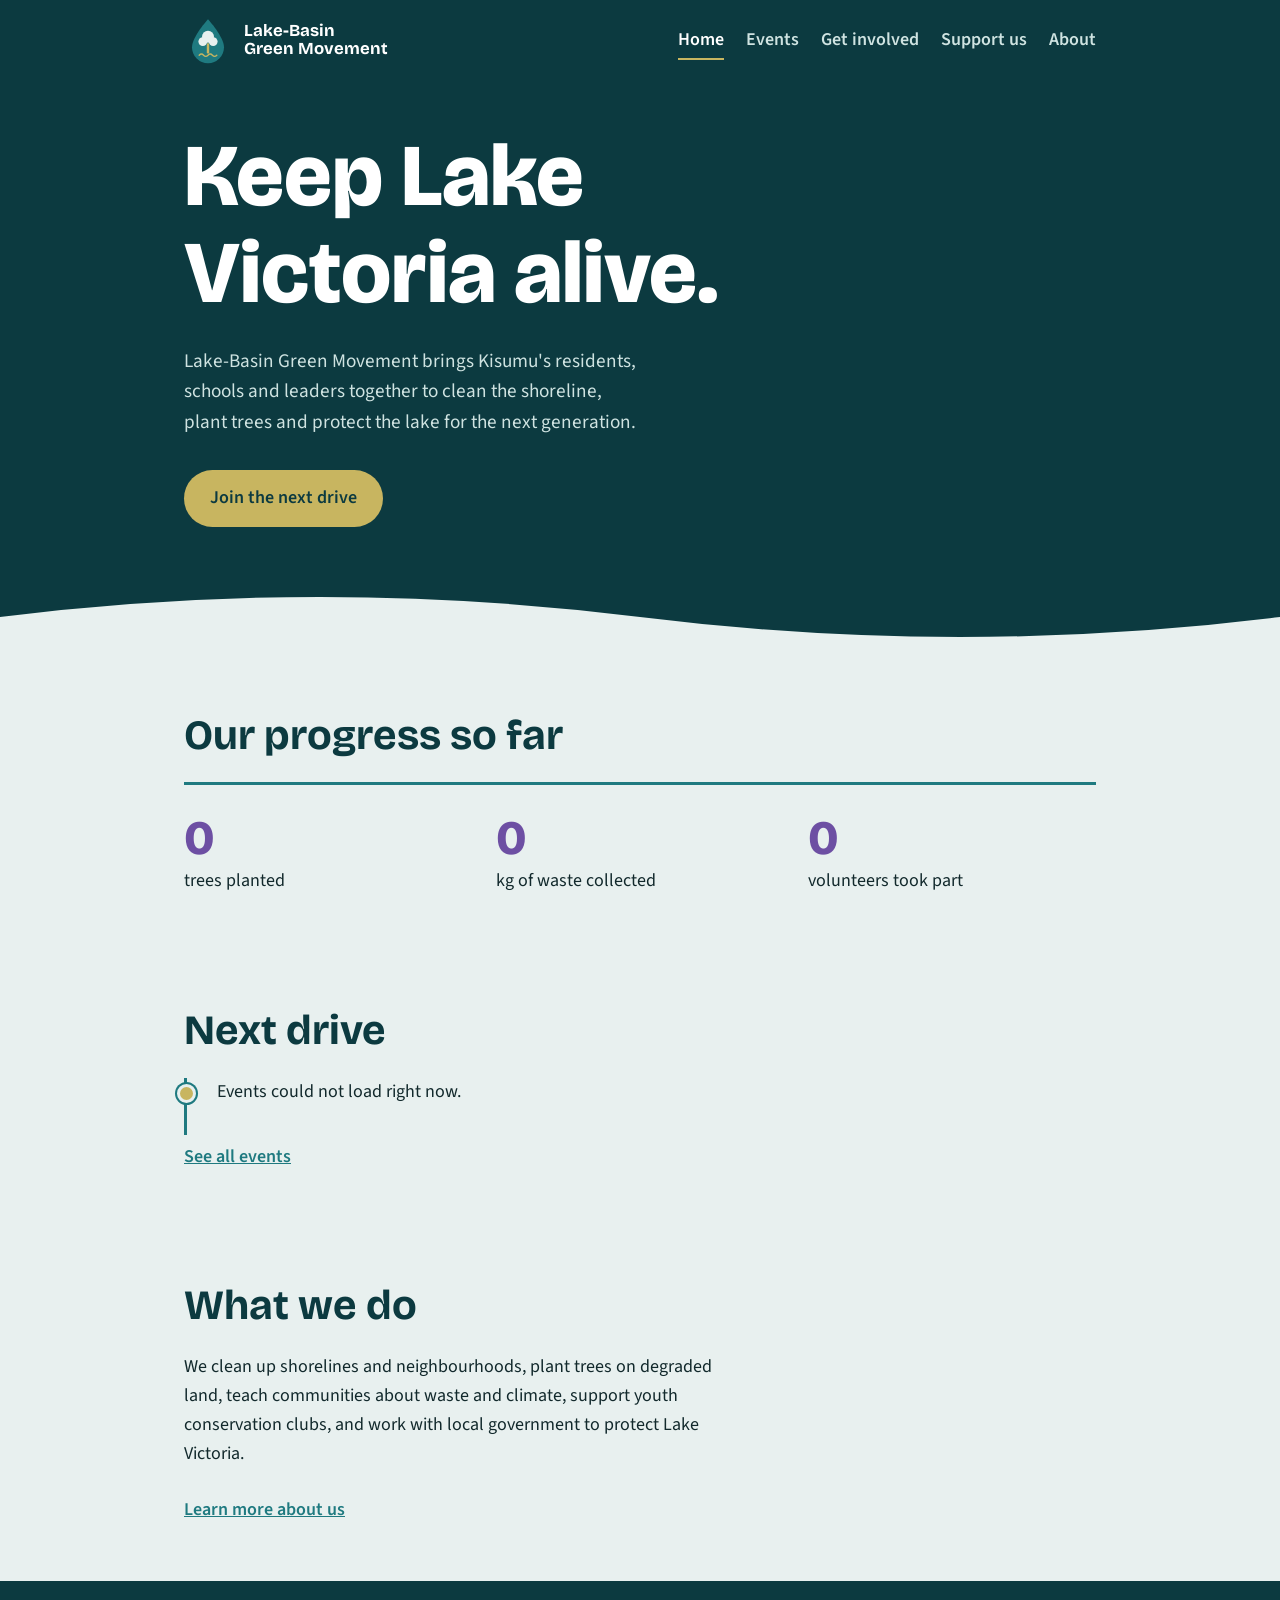
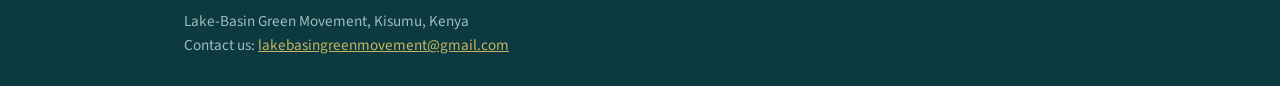
<file: index.html>
<!DOCTYPE html>
<html lang="en">
<head>
<meta charset="utf-8">
<meta name="viewport" content="width=device-width, initial-scale=1">
<title>Lake-Basin Green Movement</title>
<meta name="google-site-verification" content="aUEOrE16_gTlkOSR92-SOsrmT_PtyBfI-8veTeTdZmQ" />
<meta name="description" content="Lake-Basin Green Movement is a community initiative protecting Lake Victoria in Kisumu through clean-ups, tree planting and awareness. See our events and join a drive.">
<link rel="canonical" href="https://greenlakebasin.github.io/Lake-Basin-Green-Movement/">
<meta property="og:title" content="Lake-Basin Green Movement">
<meta property="og:description" content="Join our clean-ups and tree planting to protect Lake Victoria in Kisumu.">
<meta property="og:type" content="website">
<link rel="icon" href="data:image/svg+xml,<svg xmlns=%22http://www.w3.org/2000/svg%22 viewBox=%220 0 100 100%22><text y=%22.9em%22 font-size=%2290%22>🌿</text></svg>">
<link rel="preconnect" href="https://fonts.googleapis.com">
<link href="https://fonts.googleapis.com/css2?family=Bricolage+Grotesque:wght@500;700;800&family=Source+Sans+3:wght@400;600&display=swap" rel="stylesheet">
<link rel="stylesheet" href="style.css">
</head>
<body data-page="home">
<header id="site-header" class="top"></header>

<section class="hero">
  <div class="wrap">
    <h1>Keep Lake Victoria alive.</h1>
    <p>Lake-Basin Green Movement brings Kisumu's residents, schools and leaders together to clean the shoreline, plant trees and protect the lake for the next generation.</p>
    <a class="btn" href="join.html#join">Join the next drive</a>
  </div>
  <svg class="waves" viewBox="0 0 1200 90" preserveAspectRatio="none" aria-hidden="true">
    <path fill="#e8f0ef" d="M0 50 Q150 10 300 50 T600 50 T900 50 T1200 50 V90 H0Z"/>
  </svg>
</section>

<main>
<section>
  <div class="wrap">
    <h2>Our progress so far</h2>
    <div class="counters">
      <div><strong id="trees">0</strong>trees planted</div>
      <div><strong id="waste">0</strong>kg of waste collected</div>
      <div><strong id="people">0</strong>volunteers took part</div>
    </div>
  </div>
</section>

<section>
  <div class="wrap">
    <h2>Next drive</h2>
    <ul class="ev-list" id="nextDrive"><li>Loading...</li></ul>
    <a class="more" href="events.html">See all events</a>
  </div>
</section>

<section>
  <div class="wrap">
    <h2>What we do</h2>
    <p class="lead">We clean up shorelines and neighbourhoods, plant trees on degraded land, teach communities about waste and climate, support youth conservation clubs, and work with local government to protect Lake Victoria.</p>
    <a class="more" href="about.html">Learn more about us</a>
  </div>
</section>
</main>

<footer id="site-footer"></footer>
<script src="app.js"></script>
</body>
</html>
</file>
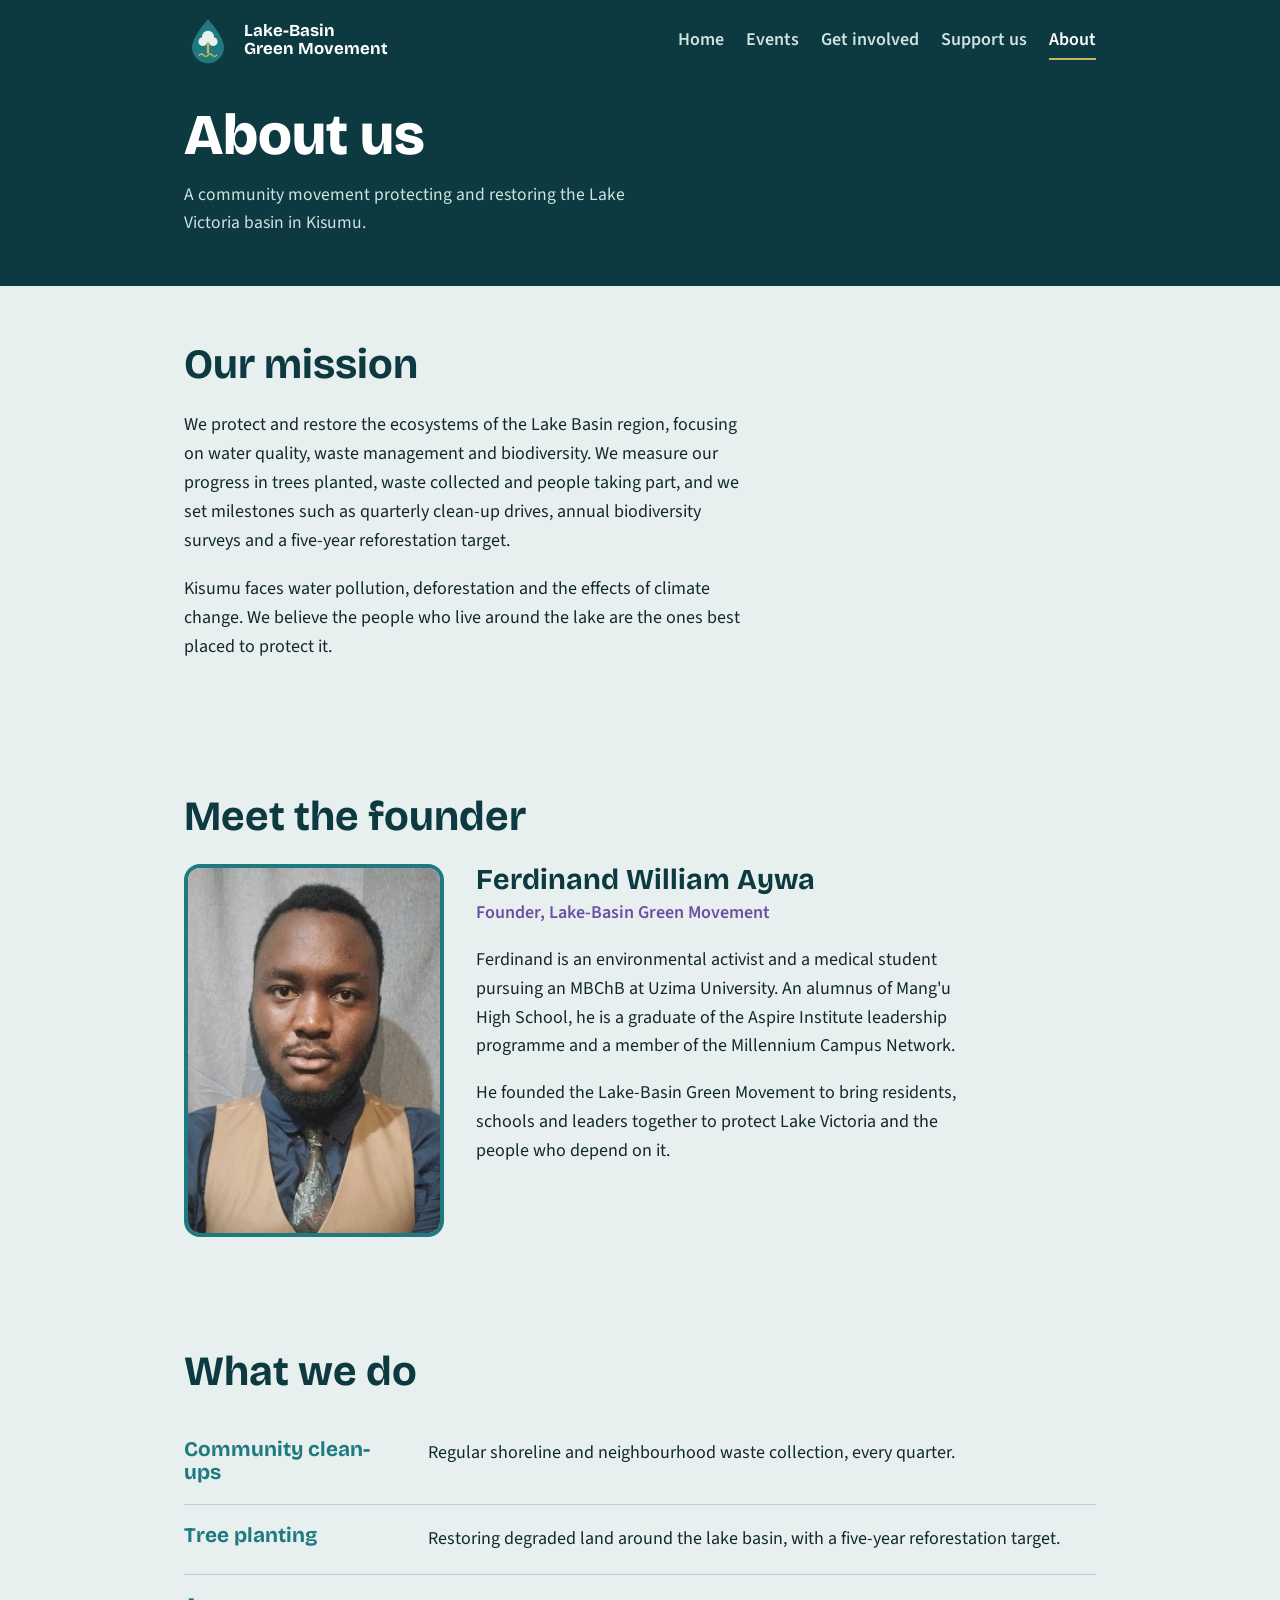
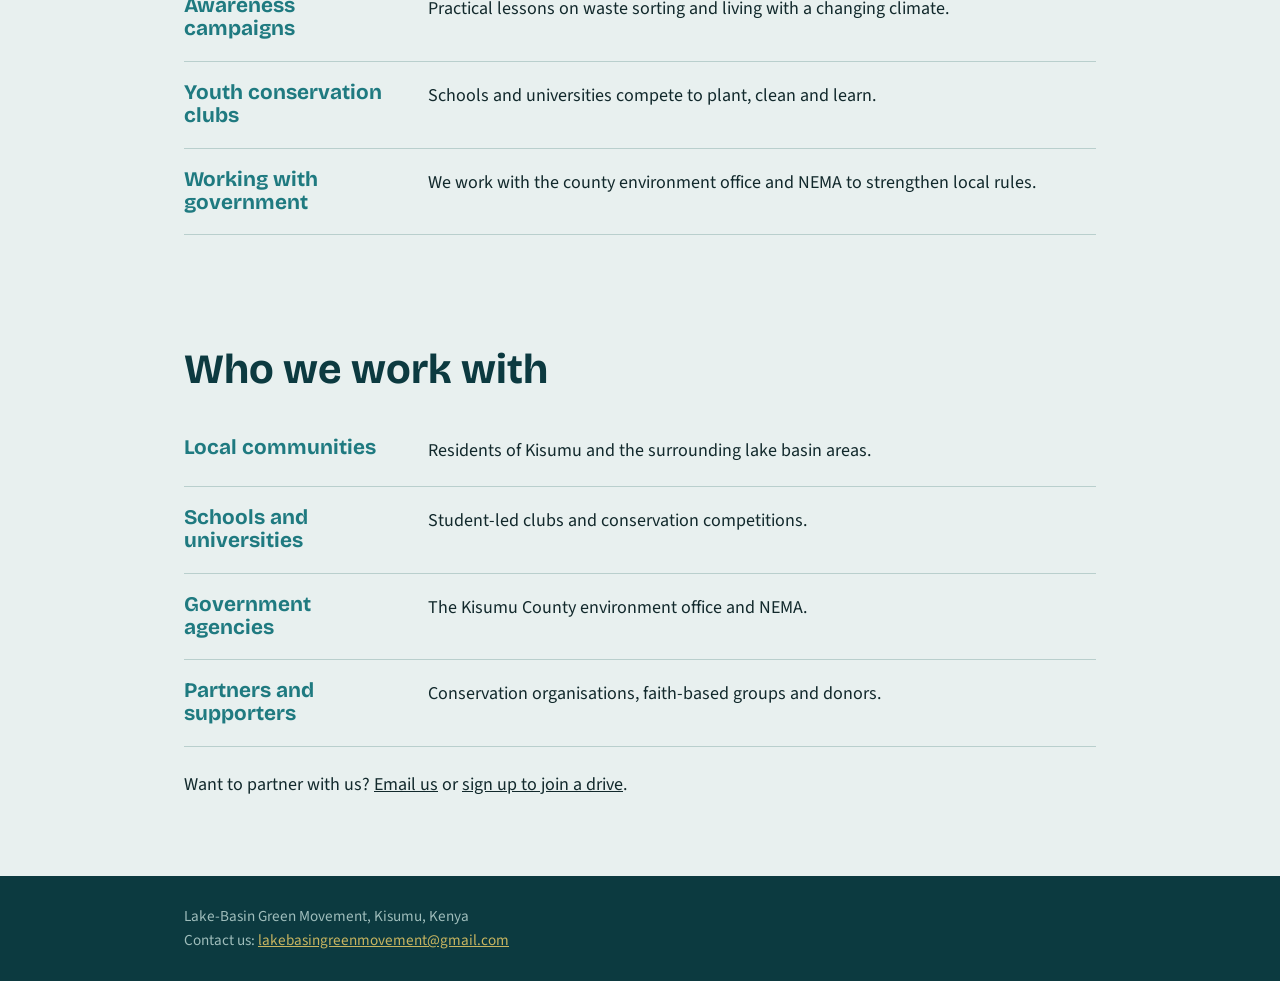
<file: about.html>
<!DOCTYPE html>
<html lang="en">
<head>
<meta charset="utf-8">
<meta name="viewport" content="width=device-width, initial-scale=1">
<title>About | Lake-Basin Green Movement</title>
<link rel="icon" href="data:image/svg+xml,<svg xmlns=%22http://www.w3.org/2000/svg%22 viewBox=%220 0 100 100%22><text y=%22.9em%22 font-size=%2290%22>🌿</text></svg>">
<link rel="preconnect" href="https://fonts.googleapis.com">
<link href="https://fonts.googleapis.com/css2?family=Bricolage+Grotesque:wght@500;700;800&family=Source+Sans+3:wght@400;600&display=swap" rel="stylesheet">
<link rel="stylesheet" href="style.css">
</head>
<body data-page="about">
<header id="site-header" class="top"></header>

<div class="pagehead">
  <div class="wrap">
    <h1>About us</h1>
    <p>A community movement protecting and restoring the Lake Victoria basin in Kisumu.</p>
  </div>
</div>

<main>
<section>
  <div class="wrap">
    <h2>Our mission</h2>
    <p class="lead">We protect and restore the ecosystems of the Lake Basin region, focusing on water quality, waste management and biodiversity. We measure our progress in trees planted, waste collected and people taking part, and we set milestones such as quarterly clean-up drives, annual biodiversity surveys and a five-year reforestation target.</p>
    <p class="lead">Kisumu faces water pollution, deforestation and the effects of climate change. We believe the people who live around the lake are the ones best placed to protect it.</p>
  </div>
</section>

<section>
  <div class="wrap">
    <h2>Meet the founder</h2>
    <div class="founder">
      <img src="founder.jpg" width="440" height="638" alt="Portrait of Ferdinand William Aywa, founder of Lake-Basin Green Movement">
      <div>
        <h3>Ferdinand William Aywa</h3>
        <p class="role">Founder, Lake-Basin Green Movement</p>
        <p>Ferdinand is an environmental activist and a medical student pursuing an MBChB at Uzima University. An alumnus of Mang'u High School, he is a graduate of the Aspire Institute leadership programme and a member of the Millennium Campus Network.</p>
        <p>He founded the Lake-Basin Green Movement to bring residents, schools and leaders together to protect Lake Victoria and the people who depend on it.</p>
      </div>
    </div>
  </div>
</section>

<section>
  <div class="wrap">
    <h2>What we do</h2>
    <ul class="acts">
      <li><h3>Community clean-ups</h3><p>Regular shoreline and neighbourhood waste collection, every quarter.</p></li>
      <li><h3>Tree planting</h3><p>Restoring degraded land around the lake basin, with a five-year reforestation target.</p></li>
      <li><h3>Awareness campaigns</h3><p>Practical lessons on waste sorting and living with a changing climate.</p></li>
      <li><h3>Youth conservation clubs</h3><p>Schools and universities compete to plant, clean and learn.</p></li>
      <li><h3>Working with government</h3><p>We work with the county environment office and NEMA to strengthen local rules.</p></li>
    </ul>
  </div>
</section>

<section>
  <div class="wrap">
    <h2>Who we work with</h2>
    <ul class="acts">
      <li><h3>Local communities</h3><p>Residents of Kisumu and the surrounding lake basin areas.</p></li>
      <li><h3>Schools and universities</h3><p>Student-led clubs and conservation competitions.</p></li>
      <li><h3>Government agencies</h3><p>The Kisumu County environment office and NEMA.</p></li>
      <li><h3>Partners and supporters</h3><p>Conservation organisations, faith-based groups and donors.</p></li>
    </ul>
    <p class="lead" style="margin-top:24px">Want to partner with us? <a href="mailto:lakebasingreenmovement@gmail.com">Email us</a> or <a href="join.html#join">sign up to join a drive</a>.</p>
  </div>
</section>
</main>

<footer id="site-footer"></footer>
<script src="app.js"></script>
</body>
</html>
</file>
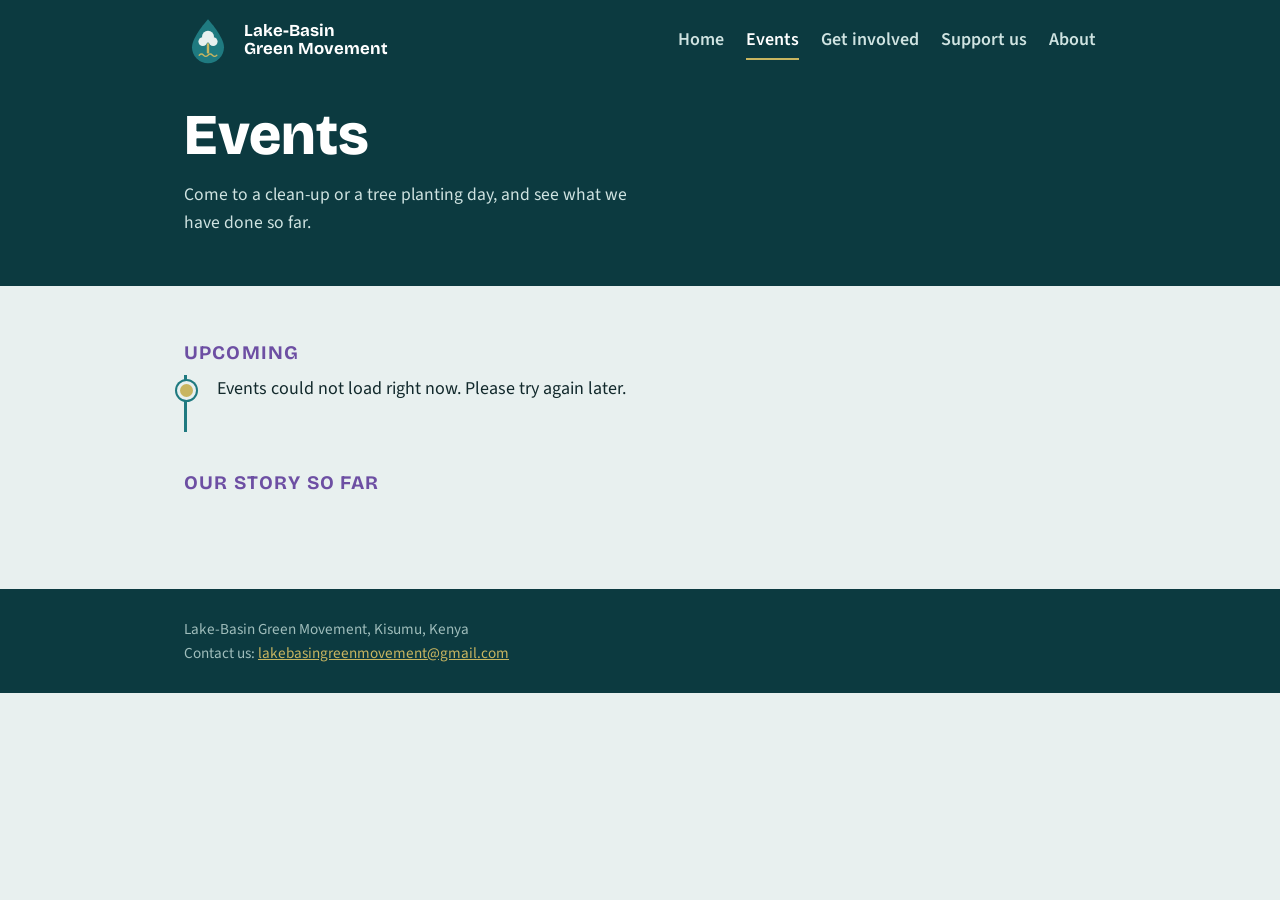
<file: events.html>
<!DOCTYPE html>
<html lang="en">
<head>
<meta charset="utf-8">
<meta name="viewport" content="width=device-width, initial-scale=1">
<title>Events | Lake-Basin Green Movement</title>
<link rel="icon" href="data:image/svg+xml,<svg xmlns=%22http://www.w3.org/2000/svg%22 viewBox=%220 0 100 100%22><text y=%22.9em%22 font-size=%2290%22>🌿</text></svg>">
<link rel="preconnect" href="https://fonts.googleapis.com">
<link href="https://fonts.googleapis.com/css2?family=Bricolage+Grotesque:wght@500;700;800&family=Source+Sans+3:wght@400;600&display=swap" rel="stylesheet">
<link rel="stylesheet" href="style.css">
</head>
<body data-page="events">
<header id="site-header" class="top"></header>

<div class="pagehead">
  <div class="wrap">
    <h1>Events</h1>
    <p>Come to a clean-up or a tree planting day, and see what we have done so far.</p>
  </div>
</div>

<main>
<section>
  <div class="wrap">
    <div class="ev-group">
      <h3>Upcoming</h3>
      <ul class="ev-list" id="upcoming"><li>Loading...</li></ul>
    </div>
    <div class="ev-group">
      <h3>Our story so far</h3>
      <ul class="ev-list" id="past"><li>Loading...</li></ul>
    </div>
  </div>
</section>
</main>

<footer id="site-footer"></footer>
<script src="app.js"></script>
</body>
</html>
</file>
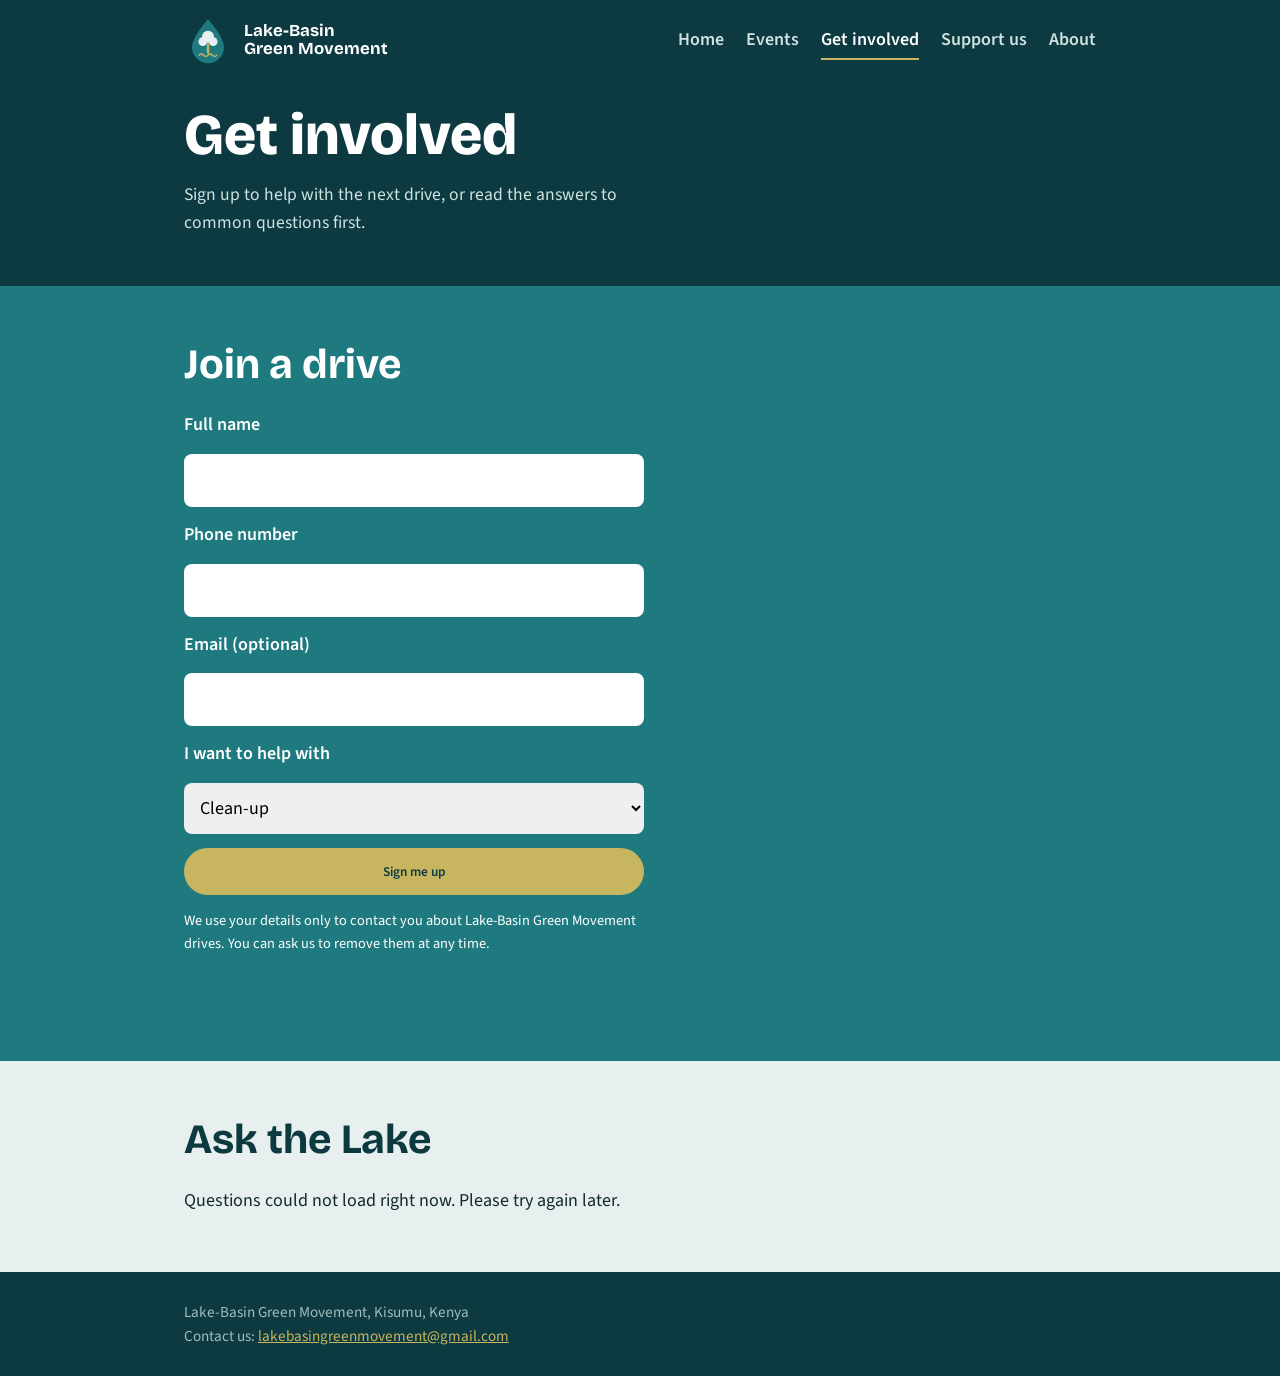
<file: join.html>
<!DOCTYPE html>
<html lang="en">
<head>
<meta charset="utf-8">
<meta name="viewport" content="width=device-width, initial-scale=1">
<title>Get involved | Lake-Basin Green Movement</title>
<link rel="icon" href="data:image/svg+xml,<svg xmlns=%22http://www.w3.org/2000/svg%22 viewBox=%220 0 100 100%22><text y=%22.9em%22 font-size=%2290%22>🌿</text></svg>">
<link rel="preconnect" href="https://fonts.googleapis.com">
<link href="https://fonts.googleapis.com/css2?family=Bricolage+Grotesque:wght@500;700;800&family=Source+Sans+3:wght@400;600&display=swap" rel="stylesheet">
<link rel="stylesheet" href="style.css">
</head>
<body data-page="join">
<header id="site-header" class="top"></header>

<div class="pagehead">
  <div class="wrap">
    <h1>Get involved</h1>
    <p>Sign up to help with the next drive, or read the answers to common questions first.</p>
  </div>
</div>

<main>
<section class="join" id="join">
  <div class="wrap">
    <h2>Join a drive</h2>
    <form id="joinForm">
      <label for="name">Full name</label>
      <input id="name" required>
      <label for="phone">Phone number</label>
      <input id="phone" type="tel" required>
      <label for="email">Email (optional)</label>
      <input id="email" type="email" autocomplete="email">
      <label for="activity">I want to help with</label>
      <select id="activity">
        <option>Clean-up</option>
        <option>Tree planting</option>
        <option>Awareness</option>
      </select>
      <button class="btn" type="submit">Sign me up</button>
      <p class="note">We use your details only to contact you about Lake-Basin Green Movement drives. You can ask us to remove them at any time.</p>
      <p id="msg" role="status"></p>
    </form>
  </div>
</section>

<section id="faq">
  <div class="wrap">
    <h2>Ask the Lake</h2>
    <div class="faq" id="faqList">Loading...</div>
  </div>
</section>
</main>

<footer id="site-footer"></footer>
<script src="app.js"></script>
</body>
</html>
</file>
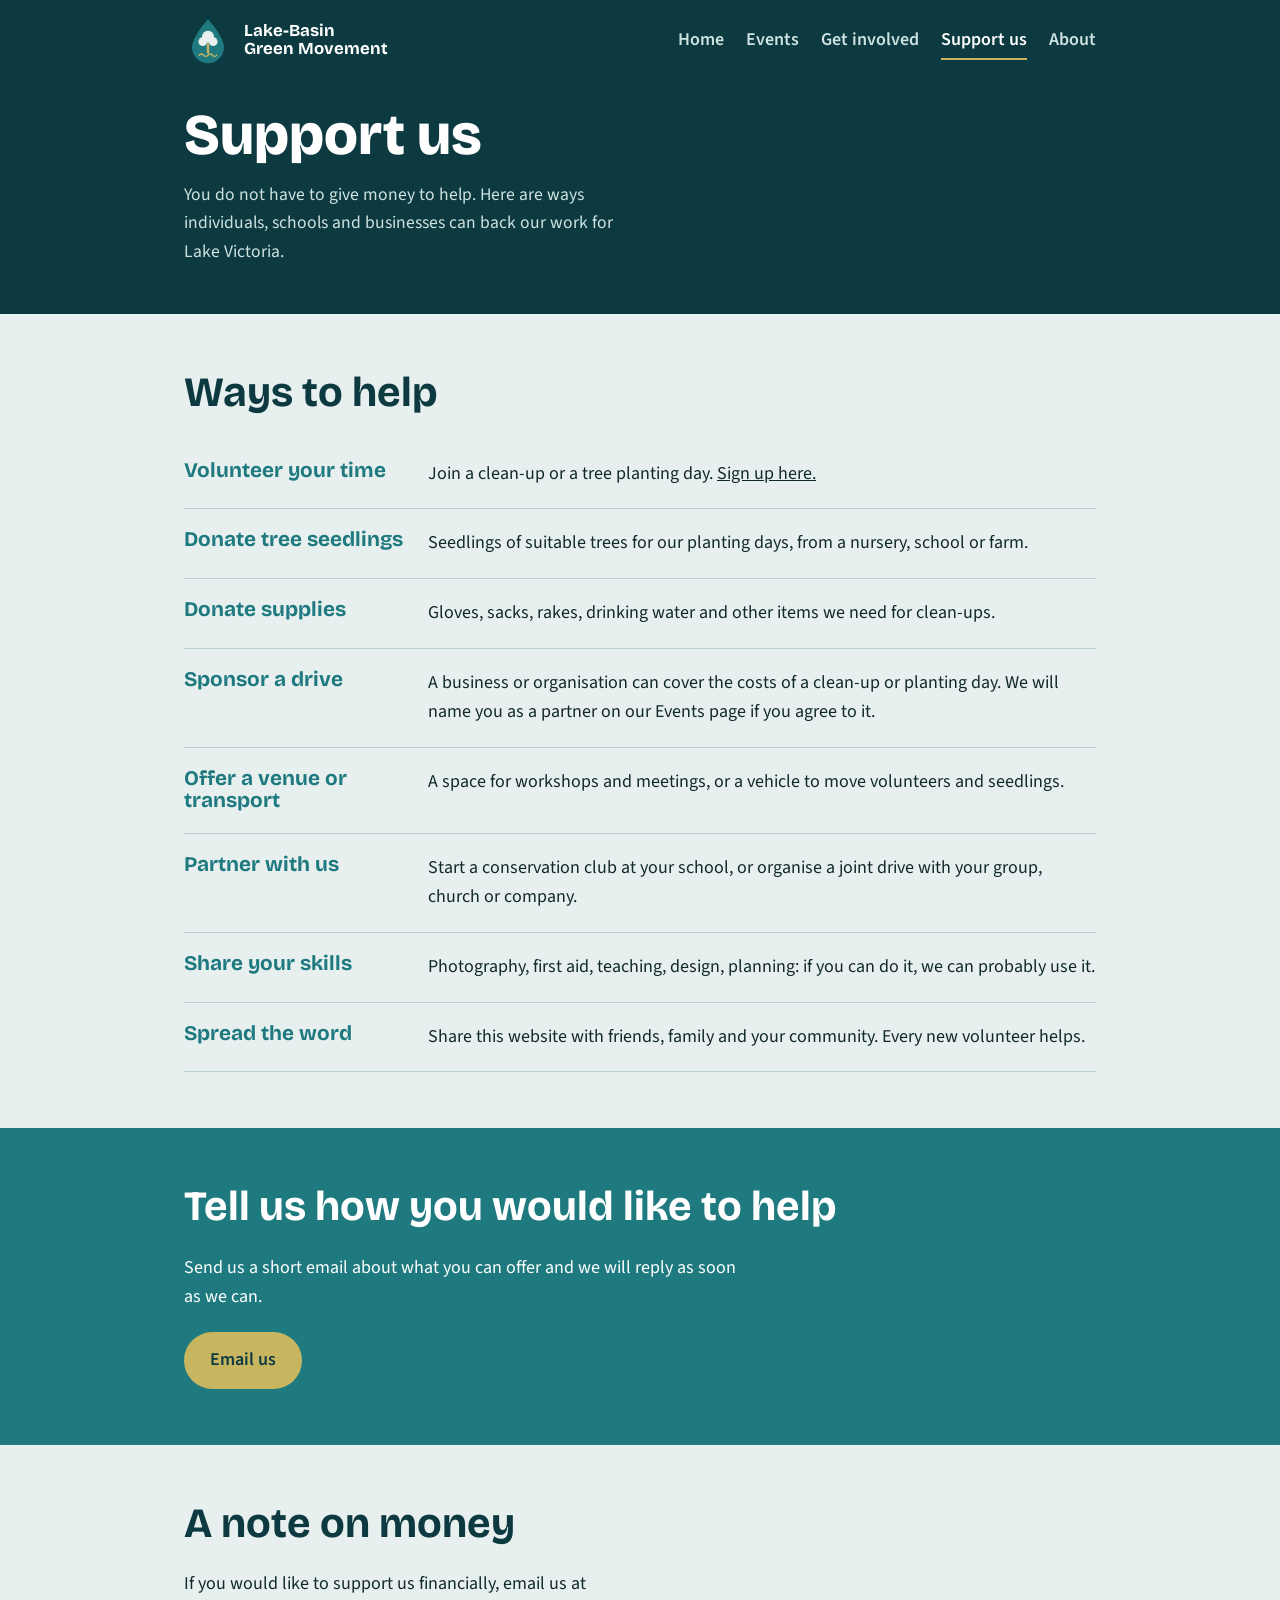
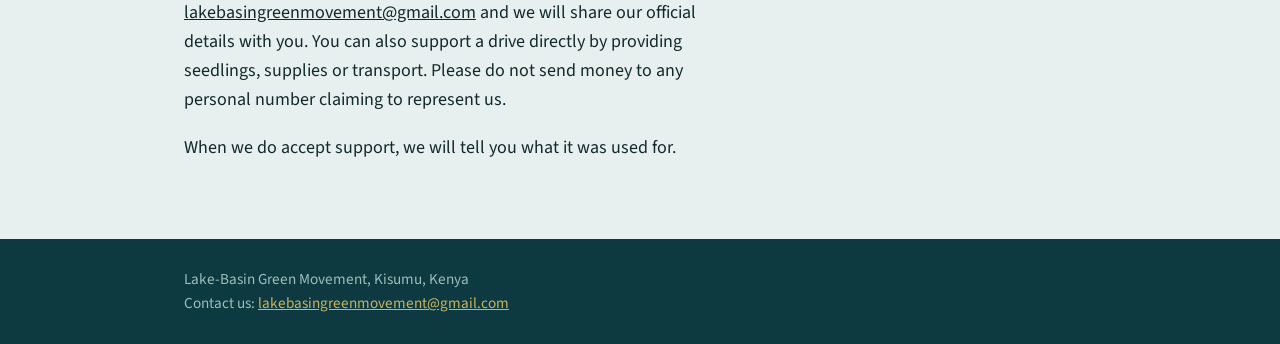
<file: support.html>
<!DOCTYPE html>
<html lang="en">
<head>
<meta charset="utf-8">
<meta name="viewport" content="width=device-width, initial-scale=1">
<title>Support us | Lake-Basin Green Movement</title>
<link rel="icon" href="data:image/svg+xml,<svg xmlns=%22http://www.w3.org/2000/svg%22 viewBox=%220 0 100 100%22><text y=%22.9em%22 font-size=%2290%22>🌿</text></svg>">
<link rel="preconnect" href="https://fonts.googleapis.com">
<link href="https://fonts.googleapis.com/css2?family=Bricolage+Grotesque:wght@500;700;800&family=Source+Sans+3:wght@400;600&display=swap" rel="stylesheet">
<link rel="stylesheet" href="style.css">
</head>
<body data-page="support">
<header id="site-header" class="top"></header>

<div class="pagehead">
  <div class="wrap">
    <h1>Support us</h1>
    <p>You do not have to give money to help. Here are ways individuals, schools and businesses can back our work for Lake Victoria.</p>
  </div>
</div>

<main>
<section>
  <div class="wrap">
    <h2>Ways to help</h2>
    <ul class="acts">
      <li><h3>Volunteer your time</h3><p>Join a clean-up or a tree planting day. <a href="join.html#join">Sign up here.</a></p></li>
      <li><h3>Donate tree seedlings</h3><p>Seedlings of suitable trees for our planting days, from a nursery, school or farm.</p></li>
      <li><h3>Donate supplies</h3><p>Gloves, sacks, rakes, drinking water and other items we need for clean-ups.</p></li>
      <li><h3>Sponsor a drive</h3><p>A business or organisation can cover the costs of a clean-up or planting day. We will name you as a partner on our Events page if you agree to it.</p></li>
      <li><h3>Offer a venue or transport</h3><p>A space for workshops and meetings, or a vehicle to move volunteers and seedlings.</p></li>
      <li><h3>Partner with us</h3><p>Start a conservation club at your school, or organise a joint drive with your group, church or company.</p></li>
      <li><h3>Share your skills</h3><p>Photography, first aid, teaching, design, planning: if you can do it, we can probably use it.</p></li>
      <li><h3>Spread the word</h3><p>Share this website with friends, family and your community. Every new volunteer helps.</p></li>
    </ul>
  </div>
</section>

<section class="join">
  <div class="wrap">
    <h2>Tell us how you would like to help</h2>
    <p class="lead">Send us a short email about what you can offer and we will reply as soon as we can.</p>
    <a class="btn" href="mailto:lakebasingreenmovement@gmail.com?subject=Supporting%20the%20Lake-Basin%20Green%20Movement">Email us</a>
  </div>
</section>

<section>
  <div class="wrap">
    <h2>A note on money</h2>
    <p class="lead">If you would like to support us financially, email us at <a href="mailto:lakebasingreenmovement@gmail.com">lakebasingreenmovement@gmail.com</a> and we will share our official details with you. You can also support a drive directly by providing seedlings, supplies or transport. Please do not send money to any personal number claiming to represent us.</p>
    <p class="lead">When we do accept support, we will tell you what it was used for.</p>
  </div>
</section>
</main>

<footer id="site-footer"></footer>
<script src="app.js"></script>
</body>
</html>
</file>
<file: style.css>
:root{--deep:#0c3a40;--lake:#1f7a80;--hyacinth:#6d4fa3;--reed:#c8b560;--mist:#e8f0ef;--ink:#12292c}
*{box-sizing:border-box}
body{margin:0;font:18px/1.6 "Source Sans 3",system-ui,sans-serif;color:var(--ink);background:var(--mist)}
h1,h2,h3{font-family:"Bricolage Grotesque",system-ui,sans-serif;line-height:1.1;margin:0}
a{color:inherit}
:focus-visible{outline:3px solid var(--hyacinth);outline-offset:3px}
.wrap{max-width:960px;margin:0 auto;padding:0 24px}

/* top bar and menu */
.top{background:var(--deep);color:#fff}
.nav{display:flex;align-items:center;justify-content:space-between;flex-wrap:wrap;gap:12px 28px;max-width:960px;margin:0 auto;padding:16px 24px}
.brand{display:flex;align-items:center;gap:12px;text-decoration:none;color:#fff;font:700 1.05rem/1.1 "Bricolage Grotesque",system-ui,sans-serif}
.nav ul{display:flex;flex-wrap:wrap;gap:4px 22px;list-style:none;margin:0;padding:0}
.nav ul a{color:#cfe3e1;text-decoration:none;padding:6px 0;border-bottom:2px solid transparent;font-weight:600}
.nav ul a:hover,.nav ul a[aria-current]{color:#fff;border-color:var(--reed)}

/* hero and page headings */
.hero{background:var(--deep);color:#fff;padding:48px 0 0;overflow:hidden}
.hero h1{font-size:clamp(2.6rem,8vw,5.5rem);font-weight:800;max-width:11ch}
.hero p{max-width:46ch;font-size:1.2rem;color:#cfe3e1;margin:24px 0 32px}
.pagehead{background:var(--deep);color:#fff;padding:24px 0 48px}
.pagehead h1{font-size:clamp(2.2rem,6vw,3.6rem);font-weight:800}
.pagehead p{max-width:52ch;color:#cfe3e1;margin:14px 0 0;font-size:1.1rem}
.btn{display:inline-block;background:var(--reed);color:var(--deep);font-weight:600;padding:14px 26px;border-radius:999px;text-decoration:none}
.btn:hover{background:#fff}
.waves{display:block;width:200%;height:90px;margin-top:40px;animation:drift 18s linear infinite}
@keyframes drift{to{transform:translateX(-50%)}}
@media (prefers-reduced-motion:reduce){.waves{animation:none}}

section{padding:56px 0}
h2{font-size:clamp(1.8rem,4vw,2.6rem);margin-bottom:24px;color:var(--deep)}
.lead{max-width:62ch;margin:0 0 20px}
.more{display:inline-block;margin-top:8px;font-weight:600;color:var(--lake)}

/* counters */
.counters{display:grid;grid-template-columns:repeat(auto-fit,minmax(200px,1fr));gap:24px;border-top:3px solid var(--lake);padding-top:24px}
.counters strong{display:block;font:800 3rem "Bricolage Grotesque",sans-serif;color:var(--hyacinth)}

/* activities */
.acts{list-style:none;margin:0;padding:0}
.acts li{display:grid;grid-template-columns:minmax(0,220px) 1fr;gap:24px;padding:20px 0;border-bottom:1px solid #b9cfcd}
.acts h3{font-size:1.3rem;color:var(--lake)}
.acts p{margin:0}
@media (max-width:640px){.acts li{grid-template-columns:1fr;gap:6px}}

/* events */
.ev-group{margin:0 0 40px}
.ev-group h3{font-size:1.2rem;color:var(--hyacinth);margin-bottom:12px;text-transform:uppercase;letter-spacing:.06em}
.ev-list{list-style:none;margin:0;padding:0 0 0 22px;border-left:3px solid var(--lake)}
.ev-list li{position:relative;padding:0 0 28px 8px}
.ev-list li::before{content:"";position:absolute;left:-32px;top:6px;width:13px;height:13px;border-radius:50%;background:var(--reed);border:3px solid var(--mist);box-shadow:0 0 0 2px var(--lake)}
.ev-date{font-weight:600;color:var(--lake)}
.ev-list h4{font:700 1.3rem "Bricolage Grotesque",sans-serif;margin:2px 0 4px;color:var(--deep)}
.ev-list p{margin:0 0 6px}
.ev-place{color:#4a6568;font-size:.95rem}
.ev-result{font-weight:600;color:var(--hyacinth)}
.ev-join{display:inline-block;margin-top:6px;padding:8px 18px;border-radius:999px;background:var(--lake);color:#fff;text-decoration:none;font-weight:600;font-size:.95rem}
.ev-join:hover{background:var(--deep)}

/* questions */
.faq details{border-bottom:1px solid #b9cfcd;padding:16px 0}
.faq summary{cursor:pointer;font:700 1.15rem "Bricolage Grotesque",sans-serif;color:var(--deep);list-style:none;display:flex;justify-content:space-between;gap:16px}
.faq summary::-webkit-details-marker{display:none}
.faq summary::after{content:"+";color:var(--hyacinth);font-size:1.5rem;line-height:1}
.faq details[open] summary::after{content:"\2212"}
.faq details p{margin:10px 0 0;max-width:62ch}

/* join form */
.join{background:var(--lake);color:#fff}
.join h2{color:#fff}
.join form{display:grid;gap:14px;max-width:460px}
.join label{font-weight:600}
.join input,.join select{width:100%;padding:12px;border:0;border-radius:8px;font:inherit}
.join button{border:0;cursor:pointer;font:600 1rem inherit;font-family:inherit}
.join .note{font-size:.9rem;margin:0}

/* founder */
.founder{display:grid;grid-template-columns:minmax(0,260px) 1fr;gap:32px;align-items:start}
.founder img{width:100%;height:auto;border-radius:16px;border:4px solid var(--lake);display:block}
.founder h3{font-size:1.8rem;color:var(--deep)}
.founder .role{color:var(--hyacinth);font-weight:600;margin:4px 0 16px}
.founder p{max-width:56ch}
@media (max-width:640px){.founder{grid-template-columns:1fr}.founder img{max-width:260px}}

/* footer */
footer{background:var(--deep);color:#9fbdbb;padding:28px 0;font-size:.95rem}
footer a{color:var(--reed)}
</file>
